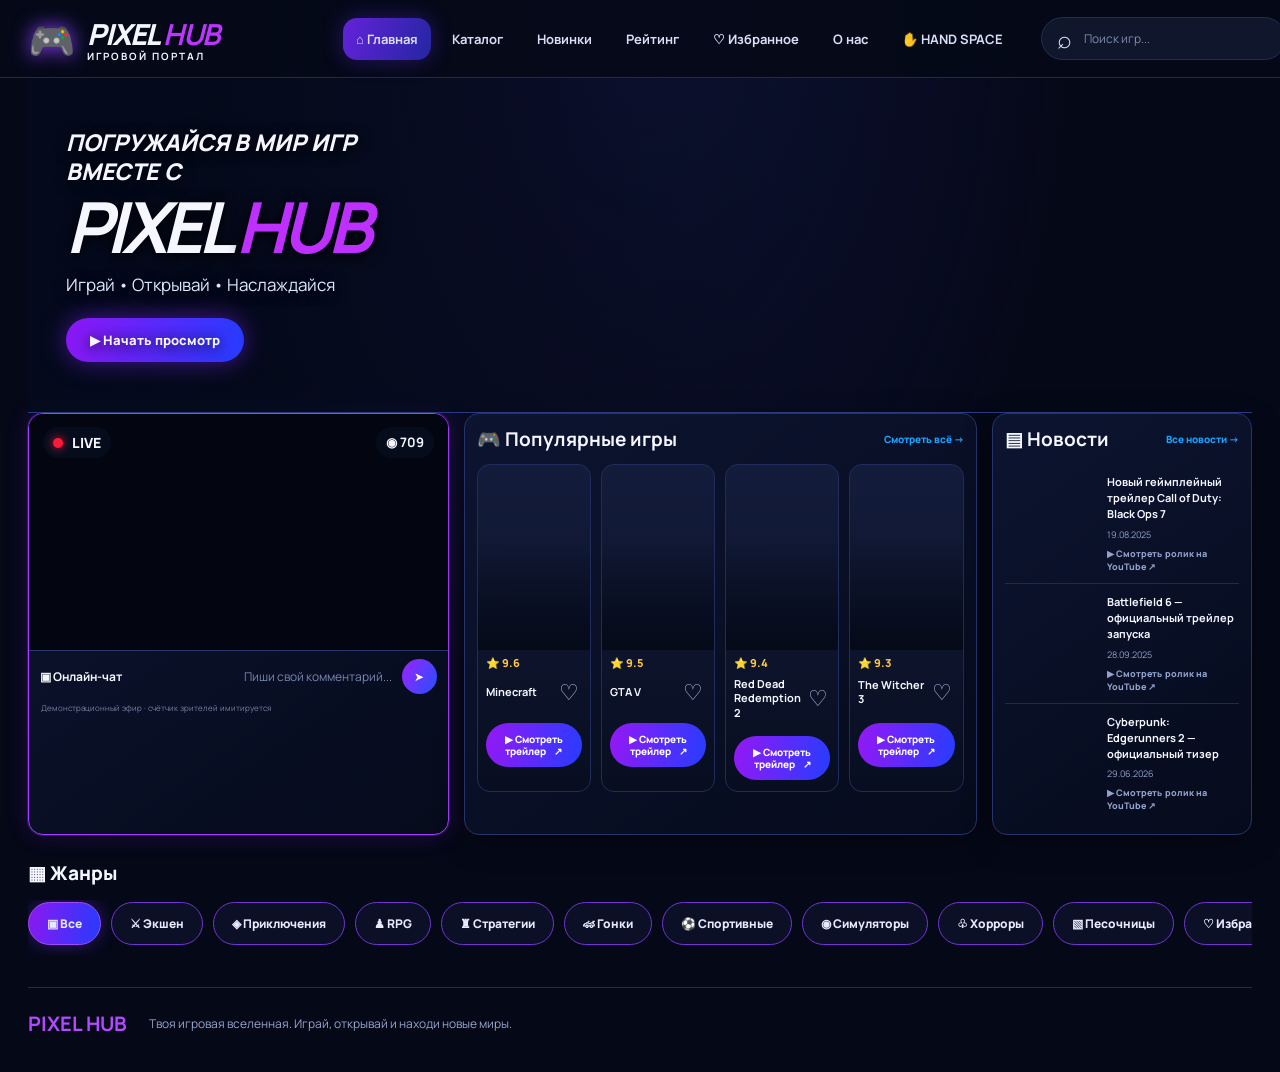
<file: index.html>
<!doctype html><html lang="ru"><head><meta charset="UTF-8"><meta name="viewport" content="width=device-width,initial-scale=1"><meta name="theme-color" content="#050817"><title>PIXEL HUB — Игровой портал</title><link rel="preconnect" href="https://fonts.googleapis.com"><link href="https://fonts.googleapis.com/css2?family=Manrope:wght@400;500;600;700;800;900&display=swap" rel="stylesheet"><link rel="stylesheet" href="styles.css"></head><body><header class="topbar" id="top"><a class="brand" href="#top"><span class="brand-icon">🎮</span><span class="brand-word">PIXEL <b>HUB</b><small>ИГРОВОЙ ПОРТАЛ</small></span></a><nav><a class="nav-active" href="#top">⌂ Главная</a><a href="#games">Каталог</a><a href="#news">Новинки</a><a href="#games">Рейтинг</a><a href="#genres" data-fav-link>♡ Избранное</a><a href="#about">О нас</a><a href="hand-space.html">✋ HAND SPACE</a></nav><div class="top-tools"><label class="search"><span>⌕</span><input id="searchInput" type="search" placeholder="Поиск игр..." aria-label="Поиск игр"></label><button class="round-tool" aria-label="Уведомления">♧</button><a class="user-tool" href="#about" aria-label="Профиль">●</a></div></header><main><section class="hero-banner"><div class="hero-copy"><p class="hero-kicker">ПОГРУЖАЙСЯ В МИР ИГР ВМЕСТЕ С</p><h1>PIXEL <em>HUB</em></h1><p class="hero-tagline">Играй • Открывай • Наслаждайся</p><a class="hero-button" href="#live">▶ Начать просмотр</a></div><div class="hero-scene" aria-hidden="true"><div class="scene-glow"></div><div class="scene-ring"></div><div class="scene-controller">🎮</div><div class="scene-character">◈</div><div class="scene-block">▣</div><div class="scene-car">◆</div><div class="scene-stars">✦　·　✧　·　✦</div></div></section><section class="dashboard"><div class="stream-panel panel" id="live"><div class="panel-video"><iframe id="vkStream" src="https://vkvideo.ru/video_ext.php?oid=-160190425&id=456240553&hash=be12c1ff6c59c5d1&autoplay=1&loop=1&hd=2" title="Minecraft — игровой эфир" allow="autoplay; encrypted-media; fullscreen; picture-in-picture" allowfullscreen loading="lazy"></iframe><div class="video-hud"><span class="live-label"><i></i> LIVE</span><span class="viewer-pill">◉ <strong id="viewerCountOverlay">742</strong></span></div></div><div class="stream-chat"><b>▣ Онлайн-чат</b><span class="chat-placeholder">Пиши свой комментарий...</span><button aria-label="Отправить сообщение">➤</button></div><small class="demo-note">Демонстрационный эфир · счётчик зрителей имитируется</small></div><section class="popular-panel panel" id="games"><div class="panel-heading"><h2>🎮 Популярные игры</h2><a href="#genres">Смотреть всё →</a></div><div class="game-grid" id="gameGrid"><article class="game-card" data-category="survival" data-title="Minecraft" data-description="Исследуй бесконечные миры, строй, выживай и создавай собственные приключения."><div class="game-art art-minecraft"><span>CRAFT YOUR WORLD</span><b>▦</b></div><div class="game-rating">⭐ 9.6</div><div class="game-info"><h3>Minecraft</h3><button class="favorite" aria-label="В избранное" aria-pressed="false">♡</button></div><a class="details-btn trailer-link" href="https://www.youtube.com/watch?v=MmB9b5njVbA" target="_blank" rel="noopener noreferrer" aria-label="Смотреть трейлер Minecraft на YouTube">▶ Смотреть трейлер <span>↗</span></a></article><article class="game-card" data-category="action" data-title="GTA V" data-description="Большой открытый мир, криминальные истории и свобода действий в Лос-Сантосе."><div class="game-art art-gta"><span>GRAND<br>THEFT<br>AUTO V</span></div><div class="game-rating">⭐ 9.5</div><div class="game-info"><h3>GTA V</h3><button class="favorite" aria-label="В избранное" aria-pressed="false">♡</button></div><a class="details-btn trailer-link" href="https://www.youtube.com/watch?v=QkkoHAzjnUs" target="_blank" rel="noopener noreferrer" aria-label="Смотреть трейлер GTA V на YouTube">▶ Смотреть трейлер <span>↗</span></a></article><article class="game-card" data-category="adventure" data-title="Red Dead Redemption 2" data-description="Эпическая история банды ван дер Линде на закате эпохи Дикого Запада."><div class="game-art art-rdr"><span>RED DEAD<br>REDEMPTION II</span></div><div class="game-rating">⭐ 9.4</div><div class="game-info"><h3>Red Dead Redemption 2</h3><button class="favorite" aria-label="В избранное" aria-pressed="false">♡</button></div><a class="details-btn trailer-link" href="https://www.youtube.com/watch?v=eaW0tYpxyp0" target="_blank" rel="noopener noreferrer" aria-label="Смотреть трейлер Red Dead Redemption 2 на YouTube">▶ Смотреть трейлер <span>↗</span></a></article><article class="game-card" data-category="rpg" data-title="The Witcher 3" data-description="Стань Геральтом из Ривии и отправься на поиски Цири в огромном фэнтезийном мире."><div class="game-art art-witcher"><span>THE WITCHER<br><b>WILD HUNT</b></span></div><div class="game-rating">⭐ 9.3</div><div class="game-info"><h3>The Witcher 3</h3><button class="favorite" aria-label="В избранное" aria-pressed="false">♡</button></div><a class="details-btn trailer-link" href="https://www.youtube.com/watch?v=IGk17XQ7IrQ" target="_blank" rel="noopener noreferrer" aria-label="Смотреть трейлер The Witcher 3 на YouTube">▶ Смотреть трейлер <span>↗</span></a></article></div><p class="empty-state" id="emptyState" hidden>Ничего не найдено. Попробуй другой запрос.</p></section><aside class="news-panel panel" id="news"><div class="panel-heading"><h2>▤ Новости</h2><a href="#news">Все новости →</a></div><a class="news-item" href="https://www.youtube.com/watch?v=9txkGBj_trg" target="_blank" rel="noopener noreferrer" aria-label="Смотреть на YouTube: Новый геймплейный трейлер Call of Duty: Black Ops 7"><span class="news-thumb news-one">⚔</span><span><b>Новый геймплейный трейлер Call of Duty: Black Ops 7</b><small>19.08.2025</small><small class="news-watch">▶ Смотреть ролик на YouTube ↗</small></span></a><a class="news-item" href="https://www.youtube.com/watch?v=EunkRPRzECg" target="_blank" rel="noopener noreferrer" aria-label="Смотреть на YouTube: Battlefield 6 — официальный трейлер запуска"><span class="news-thumb news-two">✦</span><span><b>Battlefield 6 — официальный трейлер запуска</b><small>28.09.2025</small><small class="news-watch">▶ Смотреть ролик на YouTube ↗</small></span></a><a class="news-item" href="https://www.youtube.com/watch?v=mV7451mcw-E" target="_blank" rel="noopener noreferrer" aria-label="Смотреть на YouTube: Cyberpunk: Edgerunners 2 — официальный тизер"><span class="news-thumb news-three">◈</span><span><b>Cyberpunk: Edgerunners 2 — официальный тизер</b><small>29.06.2026</small><small class="news-watch">▶ Смотреть ролик на YouTube ↗</small></span></a></aside></section><section class="genres" id="genres"><div class="genre-title">▦ Жанры</div><div class="filters" id="filters"><button class="filter active" data-filter="all">▣ Все</button><button class="filter" data-filter="action">⚔ Экшен</button><button class="filter" data-filter="adventure">◈ Приключения</button><button class="filter" data-filter="rpg">♟ RPG</button><button class="filter" data-filter="strategy">♜ Стратегии</button><button class="filter" data-filter="racing">🏎 Гонки</button><button class="filter" data-filter="sports">⚽ Спортивные</button><button class="filter" data-filter="simulator">◉ Симуляторы</button><button class="filter" data-filter="horror">♧ Хорроры</button><button class="filter" data-filter="survival">▧ Песочницы</button><button class="filter" data-filter="favorites">♡ Избранное</button></div></section><section class="about-strip" id="about"><b>PIXEL HUB</b><span>Твоя игровая вселенная. Играй, открывай и находи новые миры.</span></section></main><div class="game-modal" id="gameModal" aria-hidden="true"><div class="modal-backdrop" data-close-modal></div><div class="modal-panel" role="dialog" aria-modal="true" aria-labelledby="modalTitle"><button class="modal-close" data-close-modal aria-label="Закрыть">×</button><div class="eyebrow">PIXEL HUB · КАТАЛОГ</div><h2 id="modalTitle">Название игры</h2><p id="modalDescription"></p><button class="primary-btn modal-done" data-close-modal>Понятно ✓</button></div></div><script src="script.js"></script></body></html>
</file>
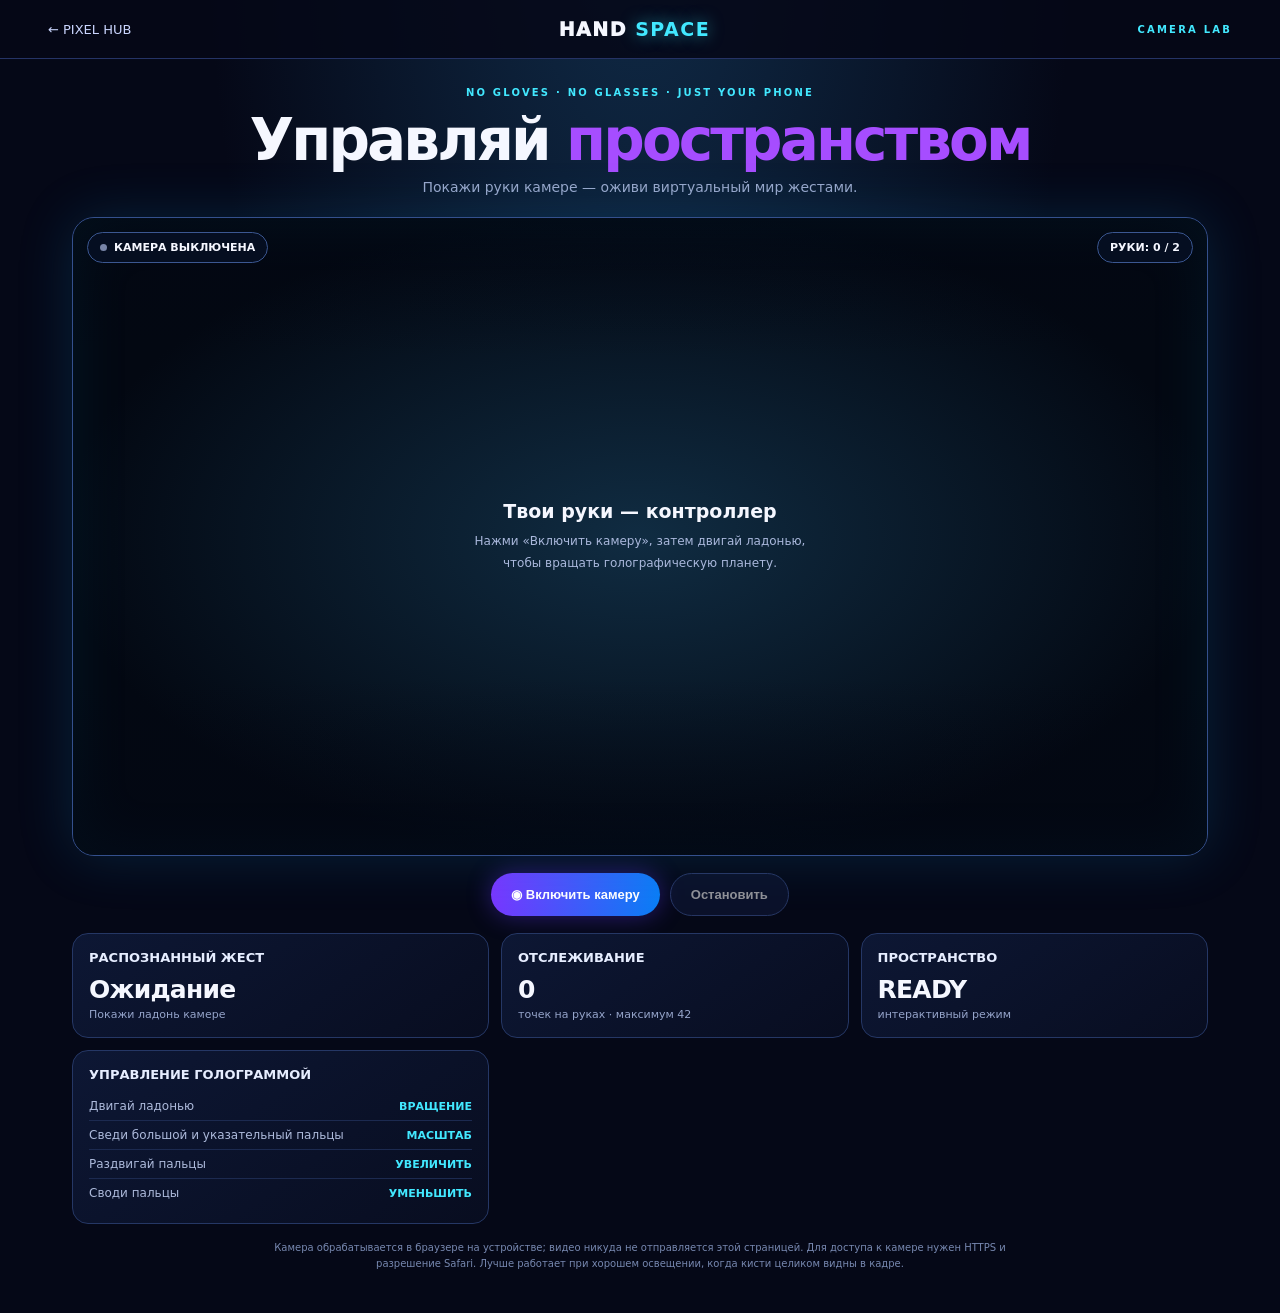
<file: hand-space.html>
<!doctype html>
<html lang="ru">
<head>
<meta charset="utf-8">
<meta name="viewport" content="width=device-width,initial-scale=1,viewport-fit=cover">
<meta name="theme-color" content="#050817">
<title>HAND SPACE — управление жестами</title>
<style>
:root{color-scheme:dark;--bg:#050817;--panel:#0b1230;--line:#26366b;--cyan:#42e8ff;--violet:#a64dff;--muted:#9aa8cb}
*{box-sizing:border-box}body{margin:0;background:radial-gradient(ellipse at 50% -10%,#102c49 0,transparent 48%),var(--bg);color:#f5f7ff;font-family:system-ui,-apple-system,Segoe UI,sans-serif;min-height:100vh}
header{display:flex;align-items:center;justify-content:space-between;padding:18px clamp(16px,4vw,48px);border-bottom:1px solid #253365;background:#050817d9;position:relative;z-index:2}
.brand{font-weight:950;letter-spacing:.08em;font-size:19px}.brand b{color:var(--cyan);text-shadow:0 0 16px #42e8ff88}.back{color:#cbd6ff;text-decoration:none;font-size:13px}
main{max-width:1200px;margin:auto;padding:24px clamp(14px,3vw,32px) 42px}.intro{text-align:center;margin:4px 0 22px}.eyebrow{color:var(--cyan);letter-spacing:.22em;font-size:10px;font-weight:900}.intro h1{font-size:clamp(32px,6vw,58px);margin:8px 0 5px;letter-spacing:-.05em}.intro h1 span{color:#a64dff}.intro p{color:var(--muted);font-size:14px;margin:0}
.stage{position:relative;overflow:hidden;border:1px solid #34508d;border-radius:22px;background:radial-gradient(ellipse at 50% 50%,#102c42,#030812 72%);box-shadow:0 0 55px #1689c833,inset 0 0 60px #0b9bc51a;aspect-ratio:16/9;min-height:280px}
video,canvas{position:absolute;inset:0;width:100%;height:100%;object-fit:cover}video{transform:scaleX(-1);opacity:.72}canvas{pointer-events:none}
.stage:after{content:"";position:absolute;inset:0;pointer-events:none;background:linear-gradient(180deg,#03071366,transparent 22%,transparent 72%,#03071399)}
.overlay{position:absolute;z-index:1;top:14px;left:14px;right:14px;display:flex;justify-content:space-between;gap:8px;pointer-events:none}.pill{border:1px solid #3b5791;background:#071024d9;border-radius:30px;padding:8px 12px;font-size:11px;font-weight:800;backdrop-filter:blur(8px)}.dot{display:inline-block;width:7px;height:7px;border-radius:50%;background:#7885a8;margin-right:7px}.dot.on{background:#48f5bd;box-shadow:0 0 12px #48f5bd}
.center-hint{position:absolute;z-index:1;inset:0;display:grid;place-items:center;text-align:center;padding:30px;pointer-events:none}.center-hint div{max-width:360px}.center-hint strong{display:block;font-size:19px;margin-bottom:8px}.center-hint span{color:#aab8dc;font-size:12px;line-height:1.6}
.controls{display:flex;justify-content:center;gap:10px;flex-wrap:wrap;margin:17px 0}.btn{border:1px solid #415ba0;border-radius:30px;padding:13px 20px;color:white;background:#101a3a;font-weight:850;font-size:13px;cursor:pointer}.btn.primary{border:0;background:linear-gradient(100deg,#7b35ff,#087ff5);box-shadow:0 0 24px #5e36ff66}.btn:disabled{opacity:.55;cursor:wait}
.info-grid{display:grid;grid-template-columns:1.2fr 1fr 1fr;gap:12px}.card{border:1px solid #253765;border-radius:16px;background:linear-gradient(145deg,#0d1734,#080d20);padding:16px}.card h2{font-size:13px;margin:0 0 10px;color:#e6edff}.gesture{display:flex;align-items:center;justify-content:space-between;padding:7px 0;border-bottom:1px solid #1c2a50;font-size:12px;color:#adbadb}.gesture:last-child{border:0}.gesture b{color:var(--cyan);font-size:11px}.readout{font-size:25px;font-weight:900;letter-spacing:-.03em}.sub{font-size:11px;color:#95a4ca;margin-top:4px}.statusline{font-size:12px;color:#b9c7e8;line-height:1.6}.note{color:#7788b0;font-size:10px;line-height:1.55;margin:16px auto 0;max-width:760px;text-align:center}
@media(max-width:700px){main{padding-top:16px}.stage{aspect-ratio:4/5;min-height:360px}.info-grid{grid-template-columns:1fr 1fr}.info-grid .card:first-child{grid-column:1/-1}.intro p{font-size:12px}.pill{font-size:9px;padding:7px 9px}.btn{padding:12px 16px}}
</style>
</head>
<body>
<header><a class="back" href="./">← PIXEL HUB</a><div class="brand">HAND <b>SPACE</b></div><span class="eyebrow">CAMERA LAB</span></header>
<main>
<section class="intro"><div class="eyebrow">NO GLOVES · NO GLASSES · JUST YOUR PHONE</div><h1>Управляй <span>пространством</span></h1><p>Покажи руки камере — оживи виртуальный мир жестами.</p></section>
<section class="stage" id="stage">
<video id="video" playsinline muted></video><canvas id="canvas"></canvas>
<div class="overlay"><div class="pill"><i class="dot" id="cameraDot"></i><span id="cameraLabel">КАМЕРА ВЫКЛЮЧЕНА</span></div><div class="pill" id="handsPill">РУКИ: 0 / 2</div></div>
<div class="center-hint" id="hint"><div><strong>Твои руки — контроллер</strong><span>Нажми «Включить камеру», затем двигай ладонью, чтобы вращать голографическую планету.</span></div></div>
</section>
<div class="controls"><button class="btn primary" id="startBtn">◉ Включить камеру</button><button class="btn" id="stopBtn" disabled>Остановить</button></div>
<section class="info-grid">
<div class="card"><h2>РАСПОЗНАННЫЙ ЖЕСТ</h2><div class="readout" id="gestureReadout">Ожидание</div><div class="sub" id="gestureSub">Покажи ладонь камере</div></div>
<div class="card"><h2>ОТСЛЕЖИВАНИЕ</h2><div class="readout" id="trackingReadout">0</div><div class="sub">точек на руках · максимум 42</div></div>
<div class="card"><h2>ПРОСТРАНСТВО</h2><div class="readout" id="spaceReadout">READY</div><div class="sub">интерактивный режим</div></div>
<div class="card"><h2>УПРАВЛЕНИЕ ГОЛОГРАММОЙ</h2><div class="gesture"><span>Двигай ладонью</span><b>ВРАЩЕНИЕ</b></div><div class="gesture"><span>Сведи большой и указательный пальцы</span><b>МАСШТАБ</b></div><div class="gesture"><span>Раздвигай пальцы</span><b>УВЕЛИЧИТЬ</b></div><div class="gesture"><span>Своди пальцы</span><b>УМЕНЬШИТЬ</b></div></div>
</section>
<p class="note">Камера обрабатывается в браузере на устройстве; видео никуда не отправляется этой страницей. Для доступа к камере нужен HTTPS и разрешение Safari. Лучше работает при хорошем освещении, когда кисти целиком видны в кадре.</p>
</main>
<script type="module">

const video=document.getElementById('video'),canvas=document.getElementById('canvas'),ctx=canvas.getContext('2d');
const startBtn=document.getElementById('startBtn'),stopBtn=document.getElementById('stopBtn'),hint=document.getElementById('hint');
const cameraDot=document.getElementById('cameraDot'),cameraLabel=document.getElementById('cameraLabel');
const handsPill=document.getElementById('handsPill'),gestureReadout=document.getElementById('gestureReadout'),gestureSub=document.getElementById('gestureSub');
const trackingReadout=document.getElementById('trackingReadout'),spaceReadout=document.getElementById('spaceReadout');
let landmarker=null,stream=null,running=false,lastVideoTime=-1,raf=0;
let globeRotY=0.35,globeRotX=-0.12,globeZoom=1,globeTargetZoom=1,lastPalm=null;
function dist(a,b){return Math.hypot(a.x-b.x,a.y-b.y)}
function fingerUp(p,tip,pip){return p[tip].y<p[pip].y}
function classify(p){
 const pinch=dist(p[4],p[8])<.055;
 const index=fingerUp(p,8,6),middle=fingerUp(p,12,10),ring=fingerUp(p,16,14),little=fingerUp(p,20,18);
 const count=[index,middle,ring,little].filter(Boolean).length;
 if(pinch)return ['Масштаб','Щипок — управление размером планеты'];
 if(count===0)return ['Пауза','Разожми ладонь для управления'];
 if(index&&middle&&!ring&&!little)return ['Точное управление','Двигай ладонью — вращение'];
 if(count>=4)return ['Вращение','Двигай ладонью — вращение планеты'];
 return ['Жест распознан','Продолжай движение'];
}
function resize(){const r=canvas.getBoundingClientRect(),d=Math.min(devicePixelRatio||1,2);canvas.width=Math.round(r.width*d);canvas.height=Math.round(r.height*d);ctx.setTransform(d,0,0,d,0,0)}
function projectGlobePoint(lat,lon,radius,cx,cy){
 const cl=Math.cos(lat),sl=Math.sin(lat),co=Math.cos(lon),so=Math.sin(lon);
 let x=cl*so,y=sl,z=cl*co;
 const cyaw=Math.cos(globeRotY),syaw=Math.sin(globeRotY);
 const x1=x*cyaw+z*syaw,z1=-x*syaw+z*cyaw;
 const cp=Math.cos(globeRotX),sp=Math.sin(globeRotX);
 const y1=y*cp-z1*sp,z2=y*sp+z1*cp;
 return {x:cx+x1*radius,y:cy-y1*radius,z:z2};
}
function drawGlobe(w,h,now){
 const cx=w*.5,cy=h*.5,r=Math.min(w,h)*.285*globeZoom;
 globeZoom+=(globeTargetZoom-globeZoom)*.16;
 // restrained atmospheric halo
 const halo=ctx.createRadialGradient(cx,cy,r*.72,cx,cy,r*1.28);
 halo.addColorStop(0,'rgba(12,91,150,0)');
 halo.addColorStop(.78,'rgba(20,151,220,.055)');
 halo.addColorStop(1,'rgba(20,151,220,0)');
 ctx.fillStyle=halo;ctx.beginPath();ctx.arc(cx,cy,r*1.3,0,Math.PI*2);ctx.fill();
 // spherical wireframe: clean latitude and longitude contours
 ctx.save();ctx.lineWidth=1;ctx.strokeStyle='rgba(91,218,255,.66)';ctx.shadowColor='rgba(40,185,255,.42)';ctx.shadowBlur=7;
 for(let lat=-75;lat<=75;lat+=15){
  ctx.beginPath();let drawing=false;
  for(let lon=-180;lon<=180;lon+=3){
   const p=projectGlobePoint(lat*Math.PI/180,lon*Math.PI/180,r,cx,cy);
   if(p.z>0.015){if(!drawing){ctx.moveTo(p.x,p.y);drawing=true}else ctx.lineTo(p.x,p.y)}
   else drawing=false;
  }
  ctx.stroke();
 }
 for(let lon=0;lon<180;lon+=15){
  ctx.beginPath();let drawing=false;
  for(let lat=-90;lat<=90;lat+=2){
   const p=projectGlobePoint(lat*Math.PI/180,lon*Math.PI/180,r,cx,cy);
   if(p.z>0.015){if(!drawing){ctx.moveTo(p.x,p.y);drawing=true}else ctx.lineTo(p.x,p.y)}
   else drawing=false;
  }
  ctx.stroke();
 }
 // fine outer limb and subtle polar axis
 ctx.shadowBlur=15;ctx.strokeStyle='rgba(157,239,255,.9)';ctx.lineWidth=1.6;
 ctx.beginPath();ctx.arc(cx,cy,r,0,Math.PI*2);ctx.stroke();
 ctx.shadowBlur=0;ctx.strokeStyle='rgba(105,214,255,.22)';ctx.lineWidth=.7;
 ctx.beginPath();ctx.ellipse(cx,cy,r*1.08,r*.22,globeRotY*.18,0,Math.PI*2);ctx.stroke();
 ctx.restore();
 // small, precise orientation ticks
 ctx.save();ctx.translate(cx,cy);ctx.strokeStyle='rgba(145,229,255,.6)';ctx.lineWidth=1;
 for(let i=0;i<4;i++){const a=globeRotY+i*Math.PI/2;ctx.beginPath();ctx.moveTo(Math.cos(a)*r*1.08,Math.sin(a)*r*1.08);ctx.lineTo(Math.cos(a)*r*1.14,Math.sin(a)*r*1.14);ctx.stroke()}
 ctx.restore();
}
function drawHands(result){
 const w=canvas.clientWidth,h=canvas.clientHeight;ctx.clearRect(0,0,w,h);
 const hands=result.landmarks||[];handsPill.textContent='РУКИ: '+hands.length+' / 2';
 trackingReadout.textContent=hands.length*21;
 const now=performance.now();
 // The planet remains present even when tracking is briefly lost.
 if(!hands.length){
  lastPalm=null;globeRotY+=.0018;
  gestureReadout.textContent='Голограмма';gestureSub.textContent='Покажи ладонь, чтобы вращать планету';
  spaceReadout.textContent='HOLOGRAM READY';drawGlobe(w,h,now);return;
 }
 const p=hands[0],points=p.map(v=>({x:(1-v.x)*w,y:v.y*h}));
 const palm=points[9],palmWidth=Math.max(1,dist(points[5],points[17]));
 const pinchRatio=dist(points[4],points[8])/palmWidth;
 const pinching=pinchRatio<.52;
 // Move the palm to rotate the globe; a pinch controls magnification.
 if(lastPalm&&!pinching){
  globeRotY+=(palm.x-lastPalm.x)*.009;
  globeRotX+=(palm.y-lastPalm.y)*.009;
  globeRotX=Math.max(-1.05,Math.min(1.05,globeRotX));
 }
 if(pinching){
  const normalized=Math.max(.12,Math.min(.52,pinchRatio));
  globeTargetZoom=.72+(normalized-.12)/(.52-.12)*2.0;
  
 }
 lastPalm=palm;
 const [g]=classify(p);
 gestureReadout.textContent=pinching?'МАСШТАБ':g;
 gestureSub.textContent=pinching?'Раздвигай пальцы — увеличить · своди — уменьшить':'Двигай ладонью — вращать планету';
 spaceReadout.textContent=pinching?'ZOOM CONTROL':'PLANET LINK';
 drawGlobe(w,h,now);
 // Precision hand exoskeleton: all 21 tracked joints and finger-bone segments.
 const bones=[
  [0,1],[1,2],[2,3],[3,4],       // thumb
  [0,5],[5,6],[6,7],[7,8],       // index
  [0,9],[9,10],[10,11],[11,12],  // middle
  [0,13],[13,14],[14,15],[15,16],// ring
  [0,17],[17,18],[18,19],[19,20],// little
  [5,9],[9,13],[13,17]           // palm frame
 ];
 hands.forEach((landmarks,handIndex)=>{
  const joints=landmarks.map(v=>({x:(1-v.x)*w,y:v.y*h}));
  ctx.save();
  ctx.lineCap='round';ctx.lineJoin='round';
  // Soft cyan bloom beneath the fine structural lines.
  ctx.strokeStyle='rgba(43,190,255,.34)';ctx.lineWidth=4;
  ctx.shadowColor='#28bfff';ctx.shadowBlur=10;
  bones.forEach(([a,b])=>{
   ctx.beginPath();ctx.moveTo(joints[a].x,joints[a].y);ctx.lineTo(joints[b].x,joints[b].y);ctx.stroke();
  });
  // Bright inner filament gives the hand a clean holographic / exoskeleton look.
  ctx.shadowBlur=3;ctx.strokeStyle='rgba(190,247,255,.92)';ctx.lineWidth=1.15;
  bones.forEach(([a,b])=>{
   ctx.beginPath();ctx.moveTo(joints[a].x,joints[a].y);ctx.lineTo(joints[b].x,joints[b].y);ctx.stroke();
  });
  // Joint markers: subtle rings at knuckles, brighter points at fingertips.
  joints.forEach((pt,n)=>{
   const tip=[4,8,12,16,20].includes(n),root=n===0;
   ctx.beginPath();ctx.arc(pt.x,pt.y,tip?3.1:root?3.5:2.1,0,Math.PI*2);
   ctx.fillStyle=tip?'rgba(230,253,255,.98)':'rgba(75,207,255,.9)';
   ctx.shadowColor='#54dfff';ctx.shadowBlur=tip?12:6;ctx.fill();
   if(tip){ctx.beginPath();ctx.arc(pt.x,pt.y,6.2,0,Math.PI*2);ctx.strokeStyle='rgba(100,224,255,.55)';ctx.lineWidth=.8;ctx.stroke()}
  });
  ctx.restore();
 });
}
async function start(){
 startBtn.disabled=true;startBtn.textContent='Запрашиваем камеру…';
 let cameraStream=null;
 try{
  if(!window.isSecureContext)throw new Error('Safari требует защищённое HTTPS-соединение.');
  if(!navigator.mediaDevices?.getUserMedia)throw new Error('Safari не предоставил доступ к камере. Открой страницу напрямую в Safari по HTTPS.');
  // Вызов камеры выполняется сразу внутри нажатия пользователя — это важно для iPhone Safari.
  cameraStream=await navigator.mediaDevices.getUserMedia({audio:false,video:{facingMode:{ideal:'user'},width:{ideal:1280},height:{ideal:720}}});
  const { FilesetResolver, HandLandmarker } = await import("https://cdn.jsdelivr.net/npm/@mediapipe/tasks-vision@0.10.14");
  stream=cameraStream;video.srcObject=stream;await video.play();
  cameraDot.classList.add('on');cameraLabel.textContent='КАМЕРА АКТИВНА';
  startBtn.textContent='Загружаем распознавание…';
  const vision=await FilesetResolver.forVisionTasks('https://cdn.jsdelivr.net/npm/@mediapipe/tasks-vision@0.10.14/wasm');
  const options={runningMode:'VIDEO',numHands:2,minHandDetectionConfidence:.55,minHandPresenceConfidence:.5,minTrackingConfidence:.5};
  const model='https://storage.googleapis.com/mediapipe-models/hand_landmarker/hand_landmarker/float16/1/hand_landmarker.task';
  try{
   landmarker=await HandLandmarker.createFromOptions(vision,{...options,baseOptions:{modelAssetPath:model,delegate:'GPU'}});
  }catch(gpuError){
   console.warn('GPU недоступен, переключаюсь на CPU',gpuError);
   landmarker=await HandLandmarker.createFromOptions(vision,{...options,baseOptions:{modelAssetPath:model,delegate:'CPU'}});
  }
  running=true;lastVideoTime=-1;resize();hint.hidden=true;
  startBtn.textContent='Камера включена';stopBtn.disabled=false;loop();
 }catch(e){
  console.error(e);
  if(cameraStream)cameraStream.getTracks().forEach(t=>t.stop());
  stream=null;video.srcObject=null;cameraDot.classList.remove('on');cameraLabel.textContent='КАМЕРА ВЫКЛЮЧЕНА';
  startBtn.disabled=false;startBtn.textContent='◉ Повторить запуск';
  gestureReadout.textContent='Не запустилось';
  gestureSub.textContent=e.name==='NotAllowedError'?'Доступ запрещён. Разреши камеру для этого сайта в настройках Safari.':e.name==='NotFoundError'?'Камера не найдена на устройстве.':(e.message||'Проверь интернет и попробуй ещё раз.');
 }
}
function loop(){if(!running)return;if(video.readyState>=2&&video.currentTime!==lastVideoTime){lastVideoTime=video.currentTime;const result=landmarker.detectForVideo(video,performance.now());drawHands(result)}raf=requestAnimationFrame(loop)}
function stop(){running=false;cancelAnimationFrame(raf);if(stream)stream.getTracks().forEach(t=>t.stop());stream=null;video.srcObject=null;if(landmarker){landmarker.close();landmarker=null}ctx.clearRect(0,0,canvas.width,canvas.height);globeZoom=1;globeTargetZoom=1;lastPalm=null;cameraDot.classList.remove('on');cameraLabel.textContent='КАМЕРА ВЫКЛЮЧЕНА';handsPill.textContent='РУКИ: 0 / 2';trackingReadout.textContent='0';gestureReadout.textContent='Остановлено';gestureSub.textContent='Нажми «Включить камеру», чтобы продолжить';spaceReadout.textContent='READY';hint.hidden=false;startBtn.disabled=false;startBtn.textContent='◉ Включить камеру';stopBtn.disabled=true}
startBtn.addEventListener('click',start);stopBtn.addEventListener('click',stop);
window.addEventListener('resize',resize);window.addEventListener('pagehide',stop);resize();
</script>
</body></html>
</file>
<file: styles.css>
:root{--bg:#050817;--panel:#080e22;--panel2:#101a36;--line:#26366b;--text:#f5f6ff;--muted:#9aa8cb;--blue:#168cff;--purple:#9b35ff;--cyan:#20d9ff}*{box-sizing:border-box}html{scroll-behavior:smooth}body{margin:0;background:radial-gradient(ellipse at 50% 0,#10143b 0,transparent 48%),var(--bg);color:var(--text);font-family:Manrope,Arial,sans-serif;overflow-x:hidden}a{color:inherit;text-decoration:none}button,input{font:inherit}.topbar{height:78px;display:flex;align-items:center;gap:25px;padding:0 max(calc((100% - 1600px)/2),28px);background:#050918f2;border-bottom:1px solid #1b2b5b;position:relative;z-index:5}.brand{display:flex;align-items:center;gap:12px;min-width:290px}.brand-icon{font-size:38px;filter:drop-shadow(0 0 10px #8c40ff)}.brand-word{font-size:29px;font-weight:900;font-style:italic;letter-spacing:-1.5px;white-space:nowrap}.brand-word b{color:#bd35ff}.brand-word small{display:block;font-size:10px;font-style:normal;letter-spacing:2px;font-weight:700;margin-top:-5px}.topbar nav{display:flex;align-items:center;gap:8px;flex:1;justify-content:space-around;white-space:nowrap}.topbar nav a{font-size:13px;font-weight:700;color:#d8def5;padding:12px 13px;border-radius:14px}.topbar nav a:hover,.topbar nav .nav-active{background:linear-gradient(110deg,#6422d9,#2426a2);box-shadow:0 0 22px #6c2cff55}.top-tools{display:flex;align-items:center;gap:14px}.search{height:43px;width:245px;border:1px solid #202d55;background:#10172d;border-radius:30px;display:flex;align-items:center;padding:0 15px;gap:10px;color:#dce5ff}.search span{font-size:25px}.search input{width:100%;border:0;outline:0;background:transparent;color:white;font-size:12px}.search input::placeholder{color:#7f8bad}.round-tool,.user-tool{width:43px;height:43px;border:1px solid #26335f;border-radius:50%;display:grid;place-items:center;background:#10172d;color:white;font-size:20px}.user-tool{border-color:#078eff;color:#28aaff}main{max-width:1600px;margin:auto;padding:0 28px}.hero-banner{height:335px;position:relative;overflow:hidden;display:flex;align-items:center;padding:32px 38px;background:radial-gradient(ellipse at 68% 50%,#7d20e9aa 0,transparent 38%),radial-gradient(ellipse at 50% 20%,#006de8a8,transparent 48%),linear-gradient(105deg,#06152f,#080b24 52%,#160b38);border-bottom:1px solid #293c82}.hero-banner:before{content:"";position:absolute;inset:0;background:repeating-linear-gradient(120deg,transparent 0 35px,#238bff0b 36px 38px),radial-gradient(ellipse at 75% 100%,#a21aff66,transparent 40%)}.hero-copy{position:relative;z-index:2;width:44%;text-shadow:0 2px 14px #000}.hero-kicker{font-size:23px;line-height:1.25;font-weight:800;font-style:italic;margin:0 0 5px;max-width:340px}.hero-copy h1{font-size:clamp(48px,5.5vw,76px);font-style:italic;letter-spacing:-5px;line-height:1;margin:0 0 12px}.hero-copy h1 em{color:#bd30ff}.hero-tagline{font-size:17px;margin:0 0 22px;color:#dce8ff}.hero-button,.primary-btn{display:inline-block;padding:13px 24px;border-radius:30px;background:linear-gradient(100deg,#8d16f5,#253cff);box-shadow:0 0 24px #7c22ff88;font-size:13px;font-weight:800}.hero-scene{position:absolute;inset:0 0 0 35%;overflow:hidden;background:radial-gradient(ellipse at 55% 55%,#0677ff66,transparent 25%),radial-gradient(ellipse at 85% 65%,#a61aff88,transparent 30%)}.hero-scene:before{content:"";position:absolute;inset:0;background:linear-gradient(90deg,#06152f,transparent 30%,#160b3888),repeating-linear-gradient(165deg,transparent 0 46px,#2e9cff16 47px 49px)}.scene-glow{position:absolute;width:430px;height:210px;left:30%;bottom:-110px;border-radius:50%;background:#1c4cff;filter:blur(75px)}.scene-ring{position:absolute;width:560px;height:190px;border:5px solid #a53cffaa;border-radius:50%;left:22%;top:45%;transform:rotate(-17deg);filter:drop-shadow(0 0 15px #a52dff)}.scene-controller{position:absolute;left:38%;top:36px;font-size:170px;transform:rotate(-15deg);filter:drop-shadow(0 0 25px #168fff)}.scene-character{position:absolute;left:8%;top:5px;font-size:180px;color:#7edcff;text-shadow:0 0 20px #087cff;transform:rotate(-12deg)}.scene-block{position:absolute;right:25%;top:24px;font-size:115px;color:#35dfff;text-shadow:0 0 18px #00aaff}.scene-car{position:absolute;right:4%;bottom:30px;font-size:155px;color:#9aabff;text-shadow:0 0 20px #4e60ff;transform:scaleX(1.7) rotate(-8deg)}.scene-stars{position:absolute;right:5%;top:30px;color:#70dcff;font-size:25px;letter-spacing:15px}.dashboard{display:grid;grid-template-columns:minmax(300px,1.05fr) minmax(470px,1.28fr) minmax(245px,.65fr);gap:15px;margin-top:0;align-items:stretch}.panel{background:linear-gradient(145deg,#0c1430,#060b1c);border:1px solid #25356c;border-radius:15px;overflow:hidden;min-width:0;box-shadow:0 8px 30px #0005}.stream-panel{border:1px solid #a33dff;box-shadow:0 0 0 1px #8b24ff55,0 0 23px #8a24ff33}.panel-video{position:relative;aspect-ratio:16/9;background:#030611}.panel-video iframe{width:100%;height:100%;border:0;display:block}.video-hud{position:absolute;inset:13px 14px auto;display:flex;justify-content:space-between;pointer-events:none}.live-label,.viewer-pill{padding:6px 10px;border-radius:18px;background:#071020d9;font-size:14px;font-weight:800}.live-label i{display:inline-block;width:10px;height:10px;border-radius:50%;background:#ff1838;margin-right:6px;box-shadow:0 0 10px #ff1838}.viewer-pill{font-size:13px}.stream-chat{display:flex;align-items:center;gap:10px;padding:8px 11px;border-top:1px solid #28366a;font-size:12px}.stream-chat b{white-space:nowrap}.chat-placeholder{color:#7887ad;flex:1;text-align:right}.stream-chat button{border:0;width:35px;height:35px;border-radius:50%;color:white;background:linear-gradient(120deg,#9d22ff,#2451ff)}.demo-note{display:block;padding:0 12px 8px;color:#7582a6;font-size:8px}.popular-panel,.news-panel{padding:12px 12px 10px}.panel-heading{display:flex;align-items:center;justify-content:space-between;gap:8px;margin:0 0 12px}.panel-heading h2{font-size:19px;margin:0;white-space:nowrap}.panel-heading a{font-size:10px;color:#19a4ff;white-space:nowrap;font-weight:800}.game-grid{display:grid;grid-template-columns:repeat(4,minmax(0,1fr));gap:10px}.game-card{min-width:0;padding:0 0 9px;background:linear-gradient(180deg,#131c3b,#080e20);border:1px solid #202d5c;border-radius:13px;overflow:hidden;display:flex;flex-direction:column}.game-art{height:185px;position:relative;display:grid;place-items:center;overflow:hidden;text-align:center;font-weight:900;text-shadow:0 3px 8px #000}.game-art:before{content:"";position:absolute;inset:0;background:linear-gradient(180deg,transparent 40%,#020611b8)}.game-art span{position:relative;z-index:1;font-size:17px;line-height:1.05;letter-spacing:-.7px}.game-art b{position:absolute;font-size:95px;opacity:.3}.art-minecraft{background:linear-gradient(160deg,#83c7ff,#3d9150 48%,#192e34)}.art-minecraft span{align-self:start;margin-top:14px;color:#fff;text-shadow:2px 3px #1d2a2d}.art-minecraft b{bottom:15px;color:#8deaff}.art-gta{background:radial-gradient(circle at 70% 25%,#ffcf76,#a43c2d 45%,#171c3c)}.art-gta span{font-size:25px;color:white;text-shadow:3px 3px #111}.art-rdr{background:linear-gradient(155deg,#f4a33f,#a62e20 50%,#251322)}.art-rdr span{font-family:Georgia,serif;font-size:19px;color:#ffe3b4}.art-witcher{background:radial-gradient(circle at 50% 30%,#c7c9c6,#6a777b 28%,#1b2639 72%)}.art-witcher span{font-family:Georgia,serif;font-size:22px;color:#f4f0e7}.game-rating{font-size:11px;padding:5px 8px;color:#ffc53e;font-weight:900}.game-info{display:flex;align-items:center;justify-content:space-between;gap:4px;padding:2px 8px 8px;min-height:39px}.game-info h3{font-size:11px;line-height:1.3;margin:0}.favorite{border:0;background:transparent;color:#a9b8df;font-size:22px;cursor:pointer;padding:0 3px}.favorite[aria-pressed=true]{color:#ff56c7}.details-btn{margin:auto 8px 0;border:0;border-radius:22px;padding:9px 8px;background:linear-gradient(100deg,#9518f5,#263dff);color:white;font-size:10px;font-weight:800;cursor:pointer}.details-btn span{margin-left:6px}.news-panel{padding:12px}.news-item{display:flex;gap:10px;align-items:center;padding:10px 0;border-bottom:1px solid #1c2b53;min-height:93px}.news-item:last-child{border-bottom:0}.news-thumb{width:92px;height:72px;flex:none;border-radius:9px;display:grid;place-items:center;font-size:30px;color:white;text-shadow:0 0 12px white}.news-one{background:linear-gradient(140deg,#194b7a,#17213d 55%,#6c2b7c)}.news-two{background:linear-gradient(140deg,#c36b37,#3c405a 55%,#152b4d)}.news-three{background:linear-gradient(140deg,#05aeb5,#6e2a9c 55%,#151a3b)}.news-item b{font-size:11px;line-height:1.45;display:block}.news-item small{display:block;color:#91a2cc;font-size:9px;margin-top:6px}.genres{padding:25px 0 32px}.genre-title{font-size:19px;font-weight:900;margin-bottom:14px}.filters{display:flex;gap:10px;overflow-x:auto;padding:2px 0 10px;scrollbar-width:thin}.filter{flex:none;border:1px solid #7333d5;background:#0b1026;color:#e7eaff;border-radius:25px;padding:12px 18px;font-size:12px;font-weight:800;cursor:pointer}.filter.active,.filter:hover{background:linear-gradient(100deg,#8b18ef,#263cff);box-shadow:0 0 18px #6e31ff66;border-color:#a14aff}.empty-state{color:var(--muted);padding:15px}.about-strip{border-top:1px solid #1d2b57;padding:22px 0 35px;display:flex;gap:22px;align-items:center;color:#95a5cb;font-size:12px}.about-strip b{font-size:20px;color:#b34aff}.game-modal{position:fixed;inset:0;z-index:20;display:none;align-items:center;justify-content:center;padding:20px}.game-modal.open{display:flex}.modal-backdrop{position:absolute;inset:0;background:#02040bdc;backdrop-filter:blur(8px)}.modal-panel{position:relative;width:min(440px,100%);padding:28px;border:1px solid #8e3dff;border-radius:18px;background:#0c1430;box-shadow:0 0 50px #7027ff55;z-index:1}.modal-panel h2{font-size:25px}.modal-panel p{color:#b2bfdf;line-height:1.7;font-size:13px}.modal-close{position:absolute;right:14px;top:10px;border:0;background:none;color:white;font-size:28px;cursor:pointer}.modal-done{border:0;color:white;cursor:pointer}.eyebrow{color:#34d4ff;font-size:10px;letter-spacing:2px;font-weight:900}@media(max-width:1250px){.topbar{padding:0 18px;gap:12px}.brand{min-width:205px}.brand-word{font-size:23px}.topbar nav a{font-size:11px;padding:10px 8px}.search{width:180px}.dashboard{grid-template-columns:minmax(260px,.9fr) minmax(420px,1.3fr)}.news-panel{grid-column:1/-1;display:grid;grid-template-columns:repeat(3,1fr);gap:10px}.news-panel .panel-heading{grid-column:1/-1}.news-item{border:0}}@media(max-width:820px){.topbar{height:auto;min-height:70px;flex-wrap:wrap;padding:10px 16px}.brand{min-width:0;flex:1}.topbar nav{order:3;width:100%;overflow:auto;justify-content:flex-start}.top-tools{gap:7px}.search{width:min(38vw,210px)}main{padding:0 15px}.hero-banner{height:300px;padding:25px}.hero-copy{width:58%}.hero-kicker{font-size:18px}.hero-copy h1{font-size:54px}.scene-controller{font-size:120px;left:35%}.scene-character{font-size:125px}.scene-block{font-size:85px}.scene-car{font-size:100px}.dashboard{grid-template-columns:1fr 1fr}.stream-panel{grid-column:1/-1}.popular-panel{grid-column:1/-1}.news-panel{grid-column:1/-1}.game-art{height:220px}}@media(max-width:540px){.brand-icon{font-size:30px}.brand-word{font-size:20px}.brand-word small{font-size:8px}.top-tools .round-tool{display:none}.search{width:42vw;height:38px}.user-tool{width:38px;height:38px}.topbar nav{gap:3px}.topbar nav a{font-size:10px;padding:9px}.hero-banner{height:275px;padding:20px 17px}.hero-copy{width:75%}.hero-kicker{font-size:16px;max-width:230px}.hero-copy h1{font-size:48px;letter-spacing:-3px}.hero-tagline{font-size:12px}.hero-button{font-size:11px;padding:11px 17px}.hero-scene{left:25%;opacity:.75}.scene-controller{font-size:90px;left:30%;top:85px}.scene-character{font-size:90px;left:4%}.scene-block{font-size:60px;right:12%}.scene-car{font-size:75px;right:0}.dashboard{grid-template-columns:1fr;gap:12px}.stream-panel,.popular-panel,.news-panel{grid-column:auto}.panel-heading h2{font-size:16px}.game-grid{grid-template-columns:repeat(2,minmax(0,1fr));gap:9px}.game-art{height:175px}.game-art span{font-size:17px}.news-panel{display:block}.news-item{min-height:78px}.news-thumb{width:80px;height:62px}.filter{padding:10px 14px;font-size:11px}.genres{padding-top:20px}.about-strip{align-items:flex-start;flex-direction:column;gap:7px}}
/* Approved reference artwork: actual extracted images, not CSS placeholders */
.hero-banner{background-image:linear-gradient(90deg,rgba(4,12,31,.92) 0%,rgba(4,12,31,.52) 34%,rgba(4,12,31,.02) 68%),url("assets/hero.svg");background-size:cover;background-position:center;background-repeat:no-repeat}
.hero-banner:before{background:linear-gradient(90deg,rgba(3,10,28,.15),transparent 65%)}
.hero-scene{display:none}
.game-art{background-image:url("assets/covers.svg");background-size:400% 100%;background-repeat:no-repeat}
.game-art span,.game-art b{display:none}
.art-minecraft{background-position:0 0}.art-gta{background-position:33.333% 0}.art-rdr{background-position:66.666% 0}.art-witcher{background-position:100% 0}
.news-thumb{background-image:url("assets/news.svg");background-size:300% 100%;background-repeat:no-repeat;font-size:0}
.news-one{background-position:0 0}.news-two{background-position:50% 0}.news-three{background-position:100% 0}
@media(max-width:540px){.hero-banner{background-position:58% center}.hero-banner:before{background:linear-gradient(90deg,rgba(3,10,28,.82),rgba(3,10,28,.15))}}


/* Real game artwork from public game-store CDNs — no drawn placeholder art */
.hero-banner{background-image:linear-gradient(90deg,rgba(4,10,28,.88) 0%,rgba(4,10,28,.56) 38%,rgba(4,10,28,.08) 78%),url("https://cdn.akamai.steamstatic.com/steam/apps/1091500/library_hero.jpg");background-size:cover;background-position:center 42%;background-repeat:no-repeat}
.hero-scene{display:none}
.game-art{background-size:cover;background-position:center;background-repeat:no-repeat}
.game-art span,.game-art b{display:none}
.art-minecraft{background-image:url("https://www.minecraft.net/content/dam/minecraftnet/games/minecraft/key-art/Minecraft_PC_Bundle_.Net_1170x500.jpg")}
.art-gta{background-image:url("https://cdn.akamai.steamstatic.com/steam/apps/271590/header.jpg")}
.art-rdr{background-image:url("https://cdn.akamai.steamstatic.com/steam/apps/1174180/header.jpg")}
.art-witcher{background-image:url("https://cdn.akamai.steamstatic.com/steam/apps/292030/header.jpg")}
.news-thumb{display:block;background-size:cover;background-position:center;background-repeat:no-repeat;font-size:0}
.news-one{background-image:url("https://cdn.akamai.steamstatic.com/steam/apps/1938090/header.jpg")}
.news-two{background-image:url("https://cdn.akamai.steamstatic.com/steam/apps/2358720/header.jpg")}
.news-three{background-image:url("https://cdn.akamai.steamstatic.com/steam/apps/1091500/header.jpg")}
@media(max-width:540px){.hero-banner{background-position:58% center}}


/* Clear, consistent watch actions on game and news cards */
a.details-btn.trailer-link{display:block;text-decoration:none;margin:8px 8px 2px;padding:10px 7px;text-align:center;color:#fff;font-size:10px;line-height:1.2}
a.details-btn.trailer-link:hover{filter:brightness(1.15);transform:translateY(-1px)}
.news-item{cursor:pointer}
.news-item:hover b{color:#65caff}
.news-watch{display:block;margin-top:6px;color:#43c7ff;font-size:9px;font-weight:800;letter-spacing:.1px}
@media(max-width:540px){a.details-btn.trailer-link{font-size:11px;padding:11px 8px}.news-watch{font-size:9px}}
</file>
